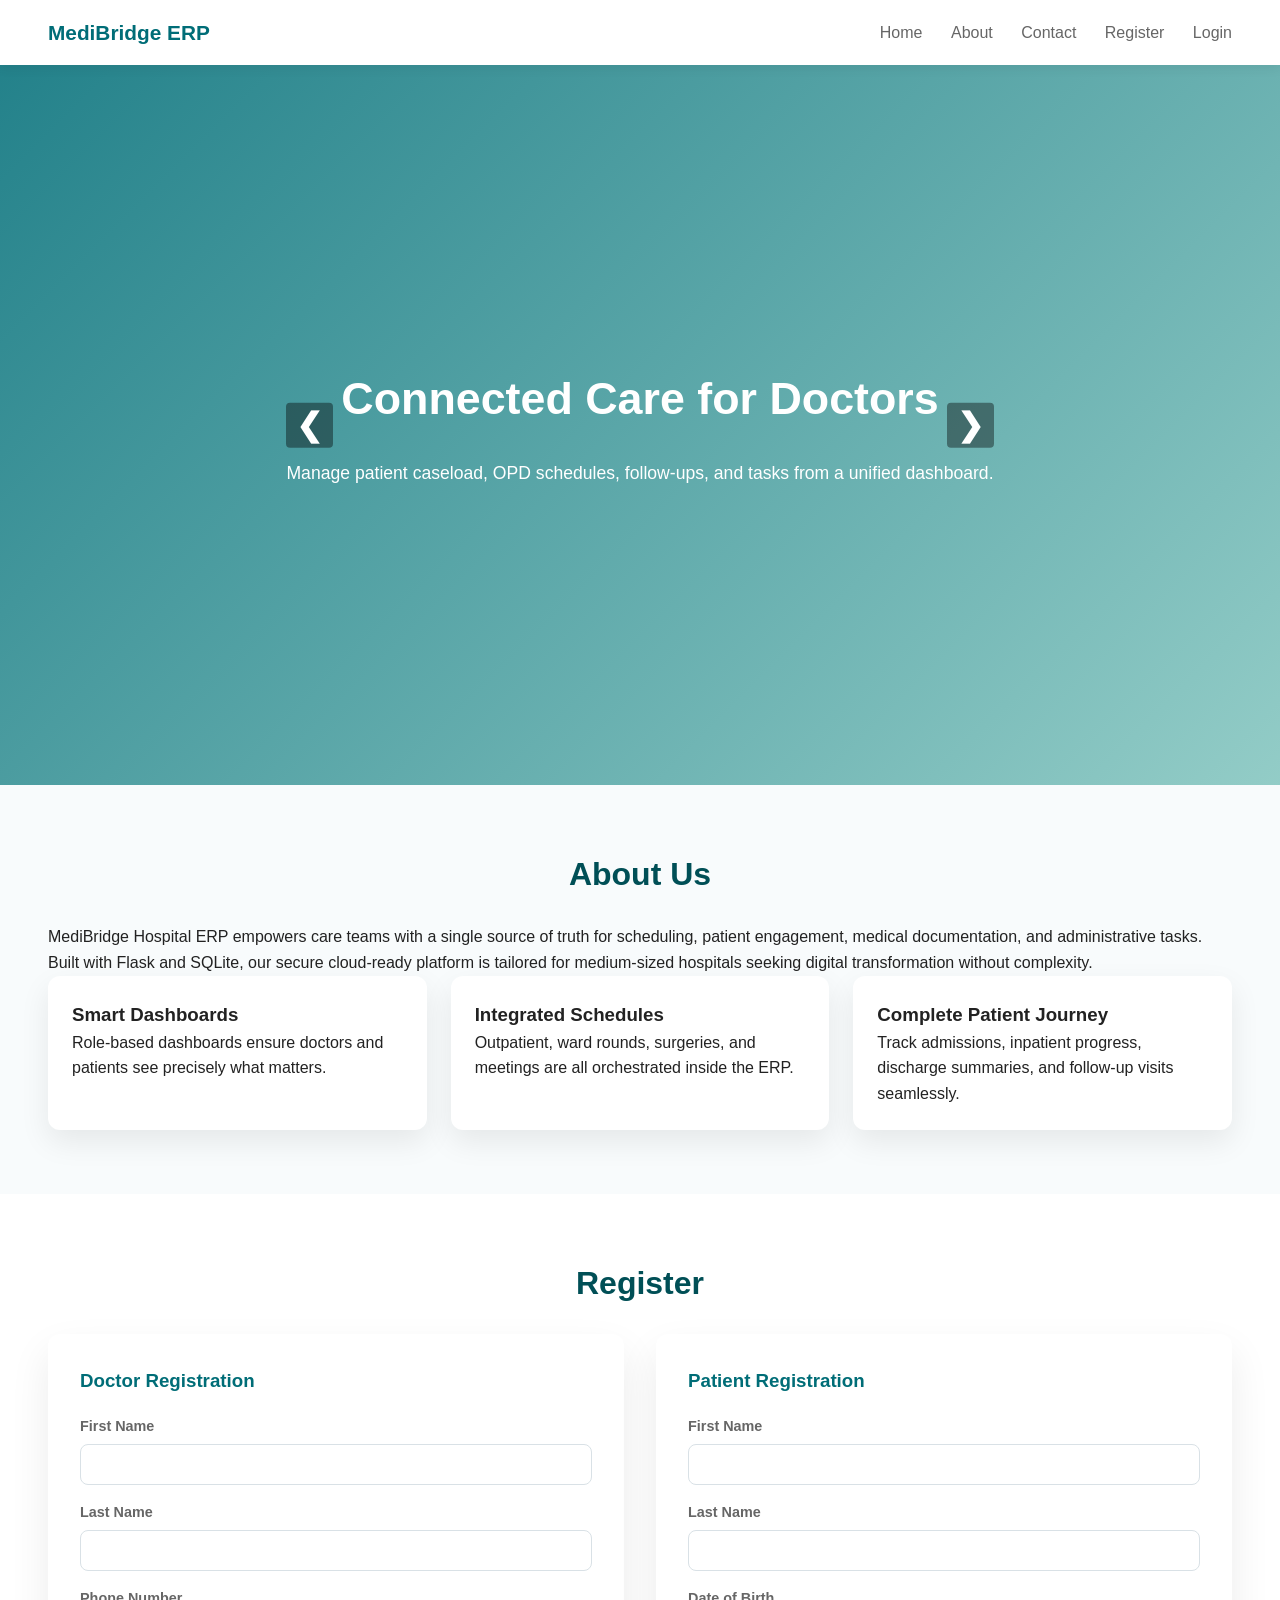
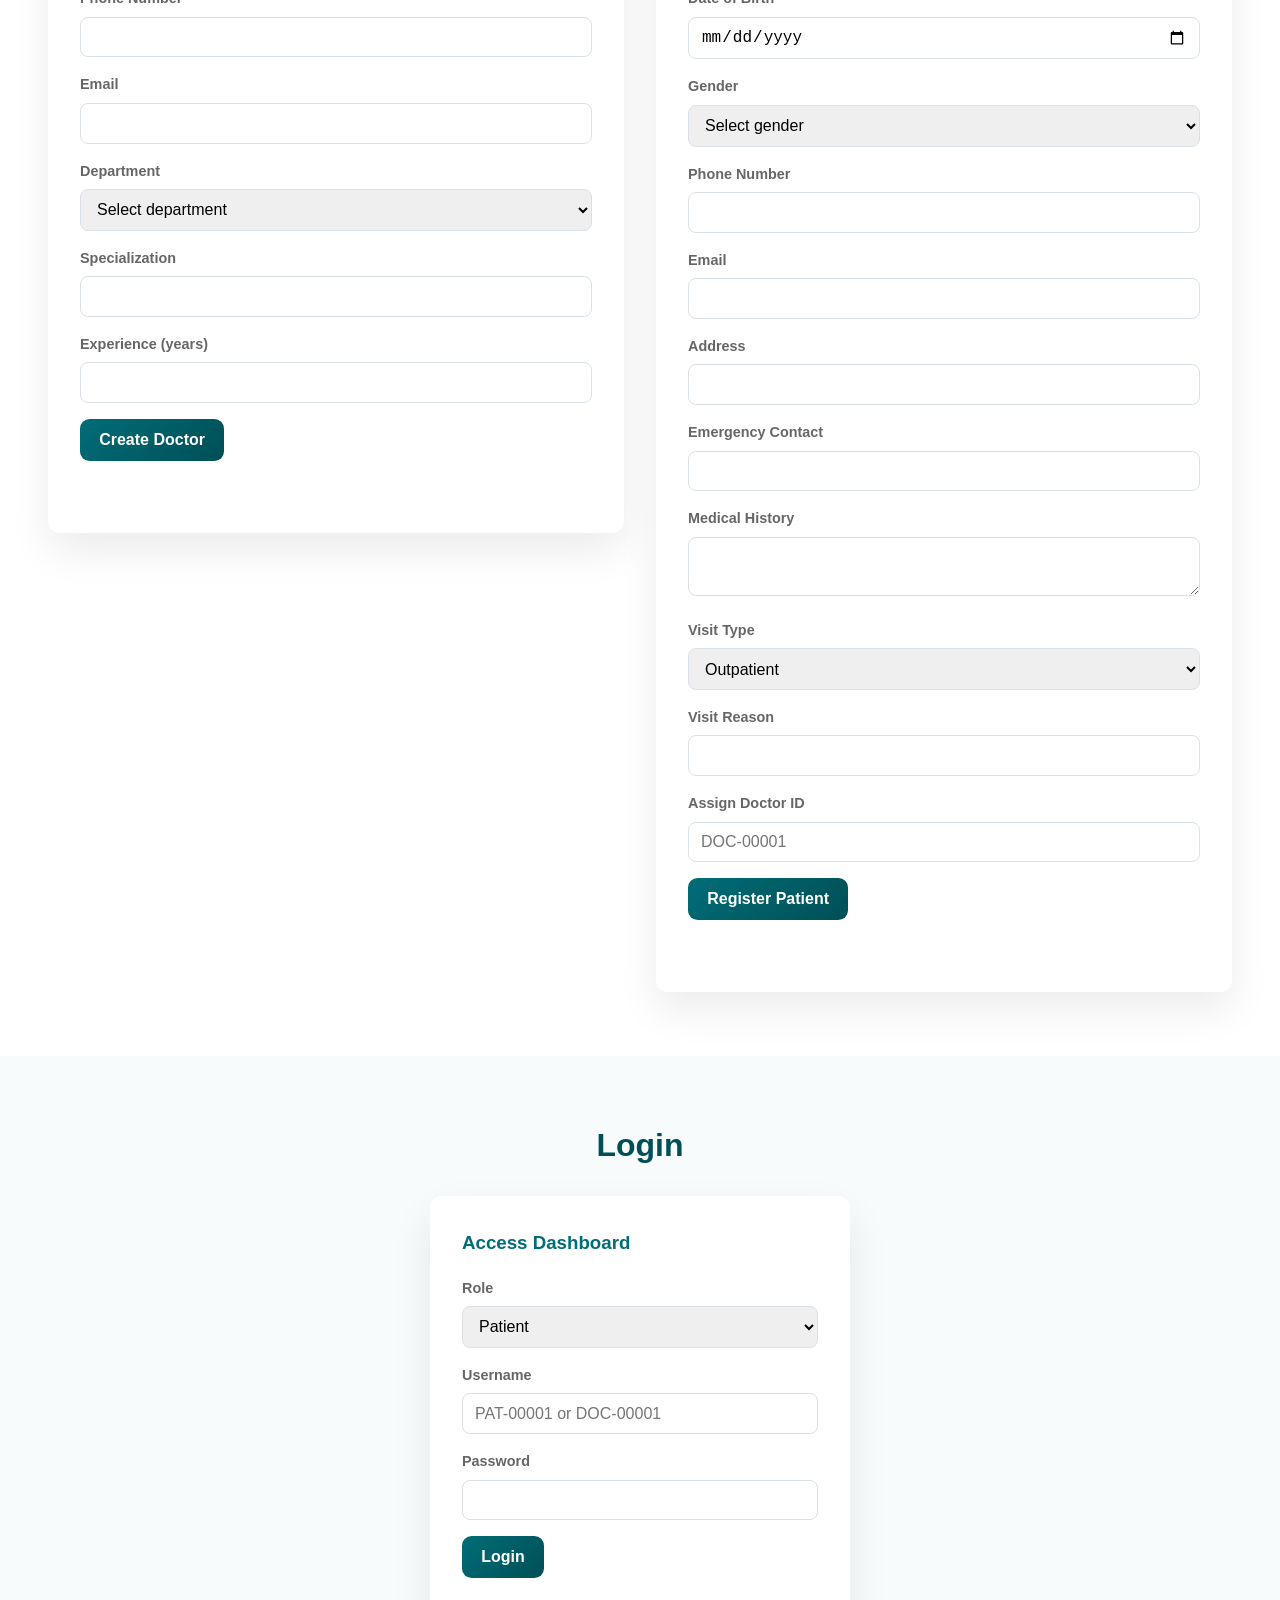
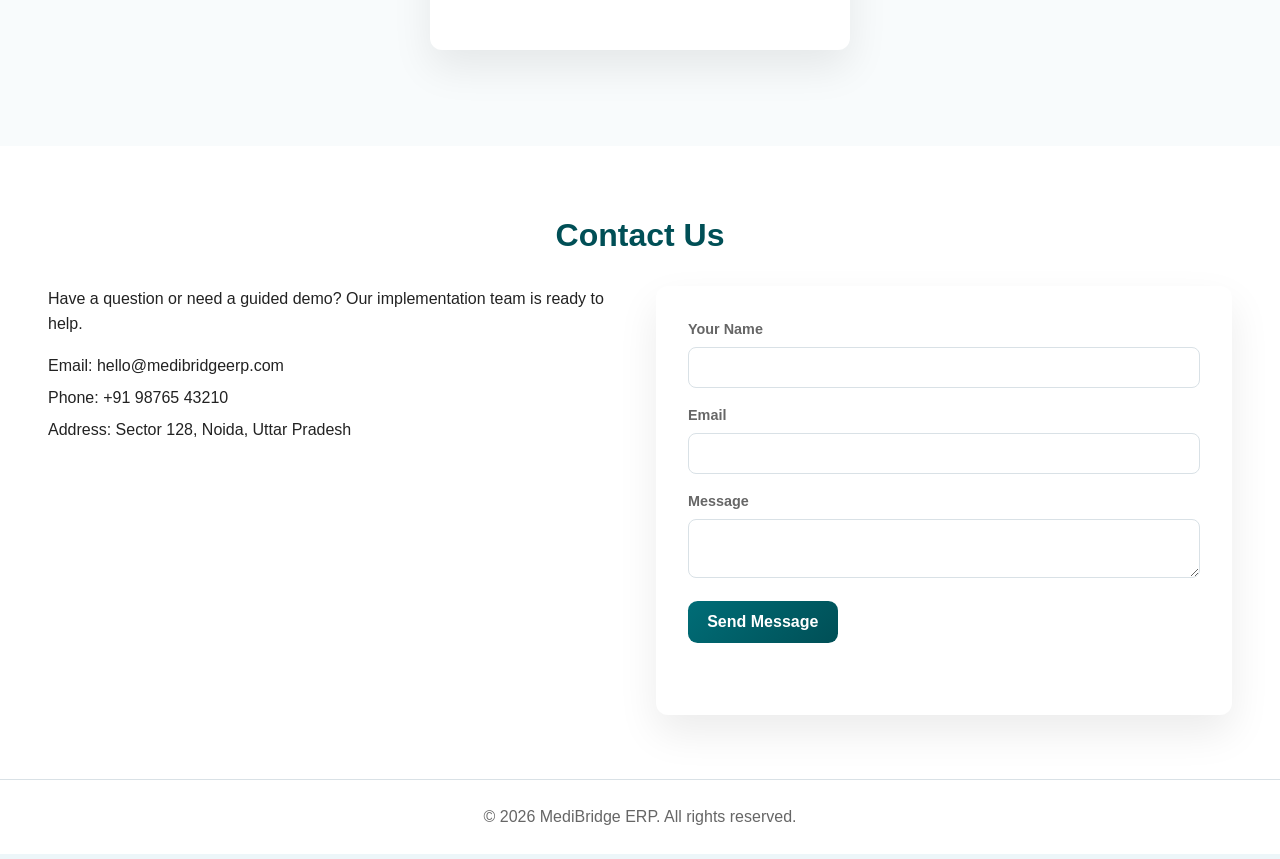
<file: index.html>
<!DOCTYPE html>
<html lang="en">
  <head>
    <meta charset="UTF-8" />
    <meta name="viewport" content="width=device-width, initial-scale=1.0" />
    <title>MediBridge Hospital ERP</title>
    <link rel="stylesheet" href="./frontend/styles.css" />
  </head>
  <body>
    <header class="site-header">
      <div class="logo">MediBridge ERP</div>
      <nav class="main-nav">
        <a href="#hero">Home</a>
        <a href="#about">About</a>
        <a href="#contact">Contact</a>
        <a href="#register">Register</a>
        <a href="#login">Login</a>
      </nav>
    </header>

    <section id="hero" class="hero">
      <div class="carousel">
        <div class="carousel-slide active">
          <h1>Connected Care for Doctors</h1>
          <p>Manage patient caseload, OPD schedules, follow-ups, and tasks from a unified dashboard.</p>
        </div>
        <div class="carousel-slide">
          <h1>Patient-Centric Experience</h1>
          <p>Patients access their records, prescriptions, discharge reports, and follow-up timelines anytime.</p>
        </div>
        <div class="carousel-slide">
          <h1>Hospital ERP Simplified</h1>
          <p>Modern workflows for registrations, admissions, discharges, and daily operations in one place.</p>
        </div>
        <div class="carousel-controls">
          <button class="carousel-btn" data-direction="prev">&#10094;</button>
          <button class="carousel-btn" data-direction="next">&#10095;</button>
        </div>
      </div>
    </section>

    <section id="about" class="panel about">
      <h2>About Us</h2>
      <p>
        MediBridge Hospital ERP empowers care teams with a single source of truth for scheduling, patient engagement,
        medical documentation, and administrative tasks. Built with Flask and SQLite, our secure cloud-ready platform is
        tailored for medium-sized hospitals seeking digital transformation without complexity.
      </p>
      <div class="highlights">
        <div class="highlight-card">
          <h3>Smart Dashboards</h3>
          <p>Role-based dashboards ensure doctors and patients see precisely what matters.</p>
        </div>
        <div class="highlight-card">
          <h3>Integrated Schedules</h3>
          <p>Outpatient, ward rounds, surgeries, and meetings are all orchestrated inside the ERP.</p>
        </div>
        <div class="highlight-card">
          <h3>Complete Patient Journey</h3>
          <p>Track admissions, inpatient progress, discharge summaries, and follow-up visits seamlessly.</p>
        </div>
      </div>
    </section>

    <section id="register" class="panel register">
      <h2>Register</h2>
      <div class="form-grid">
        <form id="doctor-register-form" class="card">
          <h3>Doctor Registration</h3>
          <label>First Name <input name="first_name" required /></label>
          <label>Last Name <input name="last_name" required /></label>
          <label>Phone Number <input name="phone_number" required /></label>
          <label>Email <input type="email" name="email" /></label>
          <label>Department
            <select name="department" required>
              <option value="">Select department</option>
              <option>Cardiology</option>
              <option>Pathology</option>
              <option>Neurology</option>
              <option>Orthopedics</option>
              <option>General Medicine</option>
            </select>
          </label>
          <label>Specialization <input name="specialization" /></label>
          <label>Experience (years) <input type="number" min="0" name="years_experience" /></label>
          <button type="submit">Create Doctor</button>
          <p class="form-feedback" data-role="doctor"></p>
        </form>

        <form id="patient-register-form" class="card">
          <h3>Patient Registration</h3>
          <label>First Name <input name="first_name" required /></label>
          <label>Last Name <input name="last_name" required /></label>
          <label>Date of Birth <input type="date" name="date_of_birth" /></label>
          <label>Gender
            <select name="gender">
              <option value="">Select gender</option>
              <option>Male</option>
              <option>Female</option>
              <option>Other</option>
            </select>
          </label>
          <label>Phone Number <input name="phone_number" required /></label>
          <label>Email <input type="email" name="email" /></label>
          <label>Address <input name="address" /></label>
          <label>Emergency Contact <input name="emergency_contact" /></label>
          <label>Medical History <textarea name="medical_history"></textarea></label>
          <label>Visit Type
            <select name="visit_type">
              <option value="outpatient">Outpatient</option>
              <option value="inpatient">Inpatient</option>
            </select>
          </label>
          <label>Visit Reason <input name="visit_reason" required /></label>
          <label>Assign Doctor ID <input name="doctor_id" placeholder="DOC-00001" /></label>
          <button type="submit">Register Patient</button>
          <p class="form-feedback" data-role="patient"></p>
        </form>
      </div>
    </section>

    <section id="login" class="panel login">
      <h2>Login</h2>
      <div class="form-grid single">
        <form id="login-form" class="card">
          <h3>Access Dashboard</h3>
          <label>Role
            <select name="role">
              <option value="patient">Patient</option>
              <option value="doctor">Doctor</option>
            </select>
          </label>
          <label>Username <input name="username" placeholder="PAT-00001 or DOC-00001" required /></label>
          <label>Password <input type="password" name="password" required /></label>
          <button type="submit">Login</button>
          <p class="form-feedback" data-role="login"></p>
        </form>
      </div>

      <div class="dashboards">
        <div class="card dashboard" id="patient-dashboard" hidden>
          <h3>Patient Dashboard</h3>
          <div class="dashboard-section">
            <h4>Personal Information</h4>
            <div id="patient-details"></div>
          </div>
          <div class="dashboard-section">
            <h4>Prescriptions</h4>
            <ul id="patient-prescriptions"></ul>
          </div>
          <div class="dashboard-section">
            <h4>Visits</h4>
            <ul id="patient-visits"></ul>
          </div>
          <div class="dashboard-section">
            <h4>Discharge Summary</h4>
            <div id="patient-discharge"></div>
          </div>
        </div>

        <div class="card dashboard" id="doctor-dashboard" hidden>
          <h3>Doctor Dashboard</h3>
          <div class="dashboard-section">
            <h4>Assigned Patients</h4>
            <ul id="doctor-patients"></ul>
          </div>
          <div class="dashboard-section">
            <h4>Schedules</h4>
            <ul id="doctor-schedules"></ul>
          </div>
          <div class="dashboard-section">
            <h4>Follow-ups</h4>
            <ul id="doctor-followups"></ul>
          </div>

          <div class="dashboard-section forms">
            <h4>Create Schedule</h4>
            <form id="schedule-form">
              <label>Title <input name="title" required /></label>
              <label>Description <input name="description" /></label>
              <label>Start Time <input type="datetime-local" name="start_time" required /></label>
              <label>End Time <input type="datetime-local" name="end_time" required /></label>
              <label>Location <input name="location" /></label>
              <button type="submit">Add Schedule</button>
              <p class="form-feedback" data-role="schedule"></p>
            </form>
          </div>

          <div class="dashboard-section forms">
            <h4>Plan Follow-up</h4>
            <form id="followup-form">
              <label>Patient ID <input name="patient_id" placeholder="PAT-00001" required /></label>
              <label>Scheduled For <input type="datetime-local" name="scheduled_for" required /></label>
              <label>Notes <input name="notes" /></label>
              <button type="submit">Create Follow-up</button>
              <p class="form-feedback" data-role="followup"></p>
            </form>
          </div>

          <div class="dashboard-section forms">
            <h4>Prescription</h4>
            <form id="prescription-form">
              <label>Patient ID <input name="patient_id" placeholder="PAT-00001" required /></label>
              <label>Medication <input name="medication" required /></label>
              <label>Dosage <input name="dosage" required /></label>
              <label>Instructions <textarea name="instructions" required></textarea></label>
              <button type="submit">Add Prescription</button>
              <p class="form-feedback" data-role="prescription"></p>
            </form>
          </div>

          <div class="dashboard-section forms">
            <h4>Record Visit</h4>
            <form id="visit-form">
              <label>Patient ID <input name="patient_id" placeholder="PAT-00001" required /></label>
              <label>Visit Type
                <select name="visit_type">
                  <option value="outpatient">Outpatient</option>
                  <option value="inpatient">Inpatient</option>
                </select>
              </label>
              <label>Reason <input name="visit_reason" required /></label>
              <label>Notes <textarea name="notes"></textarea></label>
              <button type="submit">Log Visit</button>
              <p class="form-feedback" data-role="visit"></p>
            </form>
          </div>

          <div class="dashboard-section forms">
            <h4>Discharge Patient</h4>
            <form id="discharge-form">
              <label>Patient ID <input name="patient_id" placeholder="PAT-00001" required /></label>
              <label>Summary <textarea name="summary_text" required></textarea></label>
              <label>Recommendations <textarea name="recommendations"></textarea></label>
              <label>Follow-up Date <input type="date" name="follow_up_date" /></label>
              <button type="submit">Generate Discharge</button>
              <p class="form-feedback" data-role="discharge"></p>
            </form>
          </div>
        </div>
      </div>
    </section>

    <section id="contact" class="panel contact">
      <h2>Contact Us</h2>
      <div class="contact-grid">
        <div>
          <p>Have a question or need a guided demo? Our implementation team is ready to help.</p>
          <ul>
            <li>Email: hello@medibridgeerp.com</li>
            <li>Phone: +91 98765 43210</li>
            <li>Address: Sector 128, Noida, Uttar Pradesh</li>
          </ul>
        </div>
        <form class="card" id="contact-form">
          <label>Your Name <input name="name" required /></label>
          <label>Email <input type="email" name="email" required /></label>
          <label>Message <textarea name="message" required></textarea></label>
          <button type="submit">Send Message</button>
          <p class="form-feedback" data-role="contact"></p>
        </form>
      </div>
    </section>

    <footer class="site-footer">
      <p>&copy; <span id="year"></span> MediBridge ERP. All rights reserved.</p>
    </footer>

    <script src="./frontend/app.js"></script>
  </body>
</html>
</file>
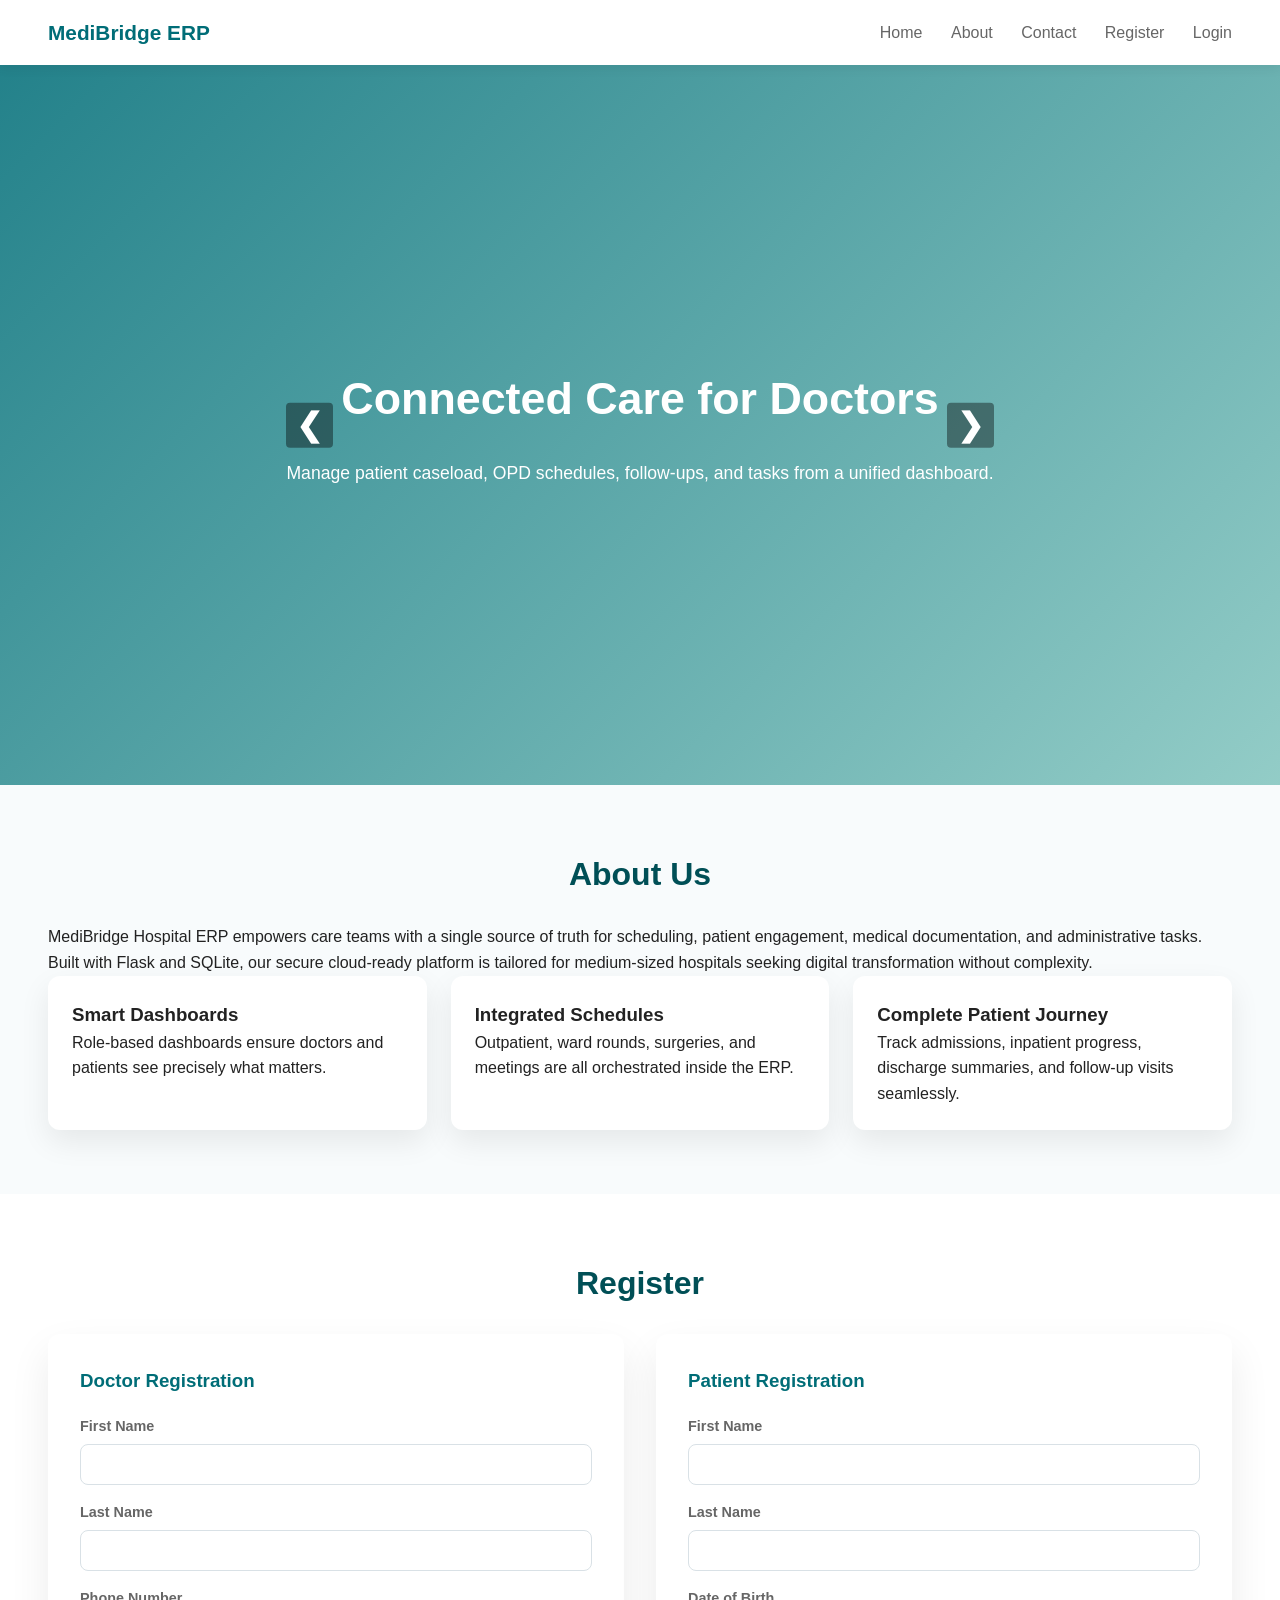
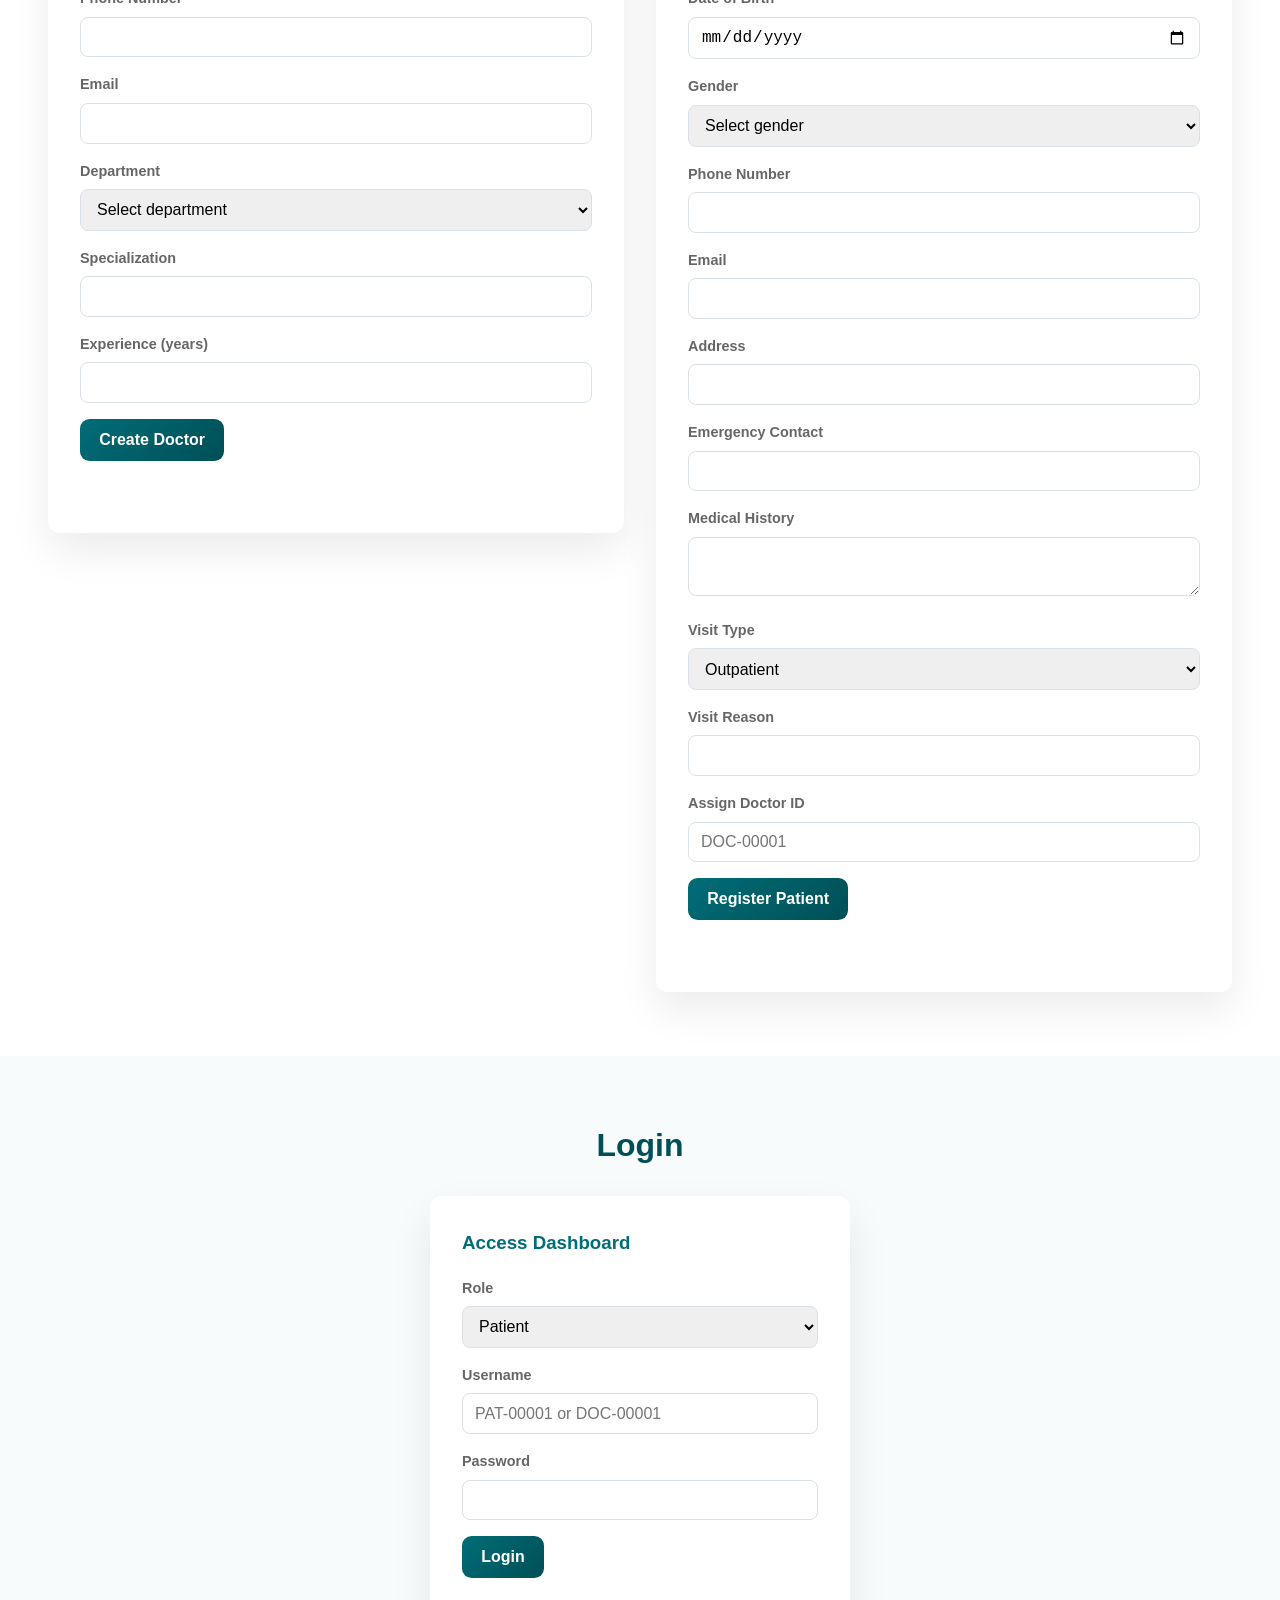
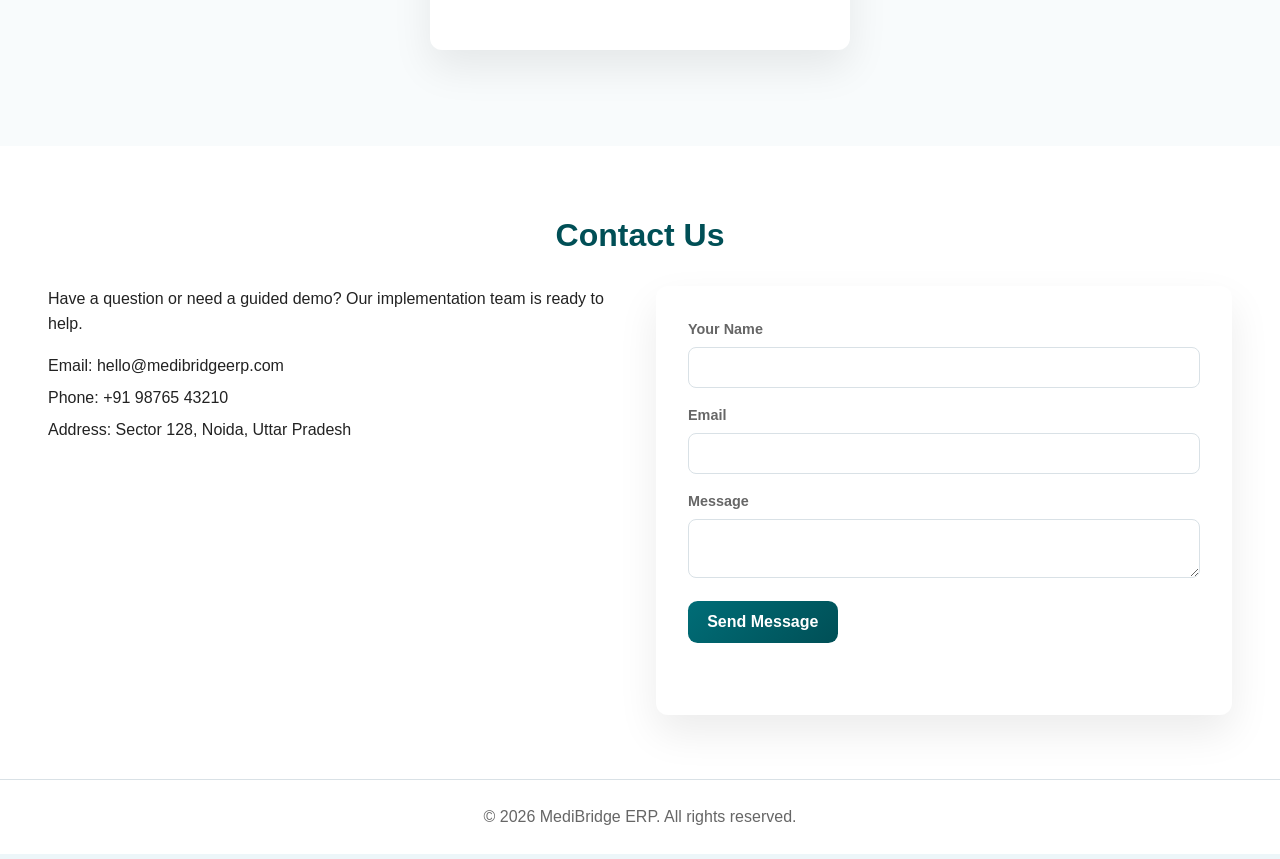
<file: frontend/index.html>
<!DOCTYPE html>
<html lang="en">
  <head>
    <meta charset="UTF-8" />
    <meta name="viewport" content="width=device-width, initial-scale=1.0" />
    <title>MediBridge Hospital ERP</title>
    <link rel="stylesheet" href="styles.css" />
  </head>
  <body>
    <header class="site-header">
      <div class="logo">MediBridge ERP</div>
      <nav class="main-nav">
        <a href="#hero">Home</a>
        <a href="#about">About</a>
        <a href="#contact">Contact</a>
        <a href="#register">Register</a>
        <a href="#login">Login</a>
      </nav>
    </header>

    <section id="hero" class="hero">
      <div class="carousel">
        <div class="carousel-slide active">
          <h1>Connected Care for Doctors</h1>
          <p>Manage patient caseload, OPD schedules, follow-ups, and tasks from a unified dashboard.</p>
        </div>
        <div class="carousel-slide">
          <h1>Patient-Centric Experience</h1>
          <p>Patients access their records, prescriptions, discharge reports, and follow-up timelines anytime.</p>
        </div>
        <div class="carousel-slide">
          <h1>Hospital ERP Simplified</h1>
          <p>Modern workflows for registrations, admissions, discharges, and daily operations in one place.</p>
        </div>
        <div class="carousel-controls">
          <button class="carousel-btn" data-direction="prev">&#10094;</button>
          <button class="carousel-btn" data-direction="next">&#10095;</button>
        </div>
      </div>
    </section>

    <section id="about" class="panel about">
      <h2>About Us</h2>
      <p>
        MediBridge Hospital ERP empowers care teams with a single source of truth for scheduling, patient engagement,
        medical documentation, and administrative tasks. Built with Flask and SQLite, our secure cloud-ready platform is
        tailored for medium-sized hospitals seeking digital transformation without complexity.
      </p>
      <div class="highlights">
        <div class="highlight-card">
          <h3>Smart Dashboards</h3>
          <p>Role-based dashboards ensure doctors and patients see precisely what matters.</p>
        </div>
        <div class="highlight-card">
          <h3>Integrated Schedules</h3>
          <p>Outpatient, ward rounds, surgeries, and meetings are all orchestrated inside the ERP.</p>
        </div>
        <div class="highlight-card">
          <h3>Complete Patient Journey</h3>
          <p>Track admissions, inpatient progress, discharge summaries, and follow-up visits seamlessly.</p>
        </div>
      </div>
    </section>

    <section id="register" class="panel register">
      <h2>Register</h2>
      <div class="form-grid">
        <form id="doctor-register-form" class="card">
          <h3>Doctor Registration</h3>
          <label>First Name <input name="first_name" required /></label>
          <label>Last Name <input name="last_name" required /></label>
          <label>Phone Number <input name="phone_number" required /></label>
          <label>Email <input type="email" name="email" /></label>
          <label>Department
            <select name="department" required>
              <option value="">Select department</option>
              <option>Cardiology</option>
              <option>Pathology</option>
              <option>Neurology</option>
              <option>Orthopedics</option>
              <option>General Medicine</option>
            </select>
          </label>
          <label>Specialization <input name="specialization" /></label>
          <label>Experience (years) <input type="number" min="0" name="years_experience" /></label>
          <button type="submit">Create Doctor</button>
          <p class="form-feedback" data-role="doctor"></p>
        </form>

        <form id="patient-register-form" class="card">
          <h3>Patient Registration</h3>
          <label>First Name <input name="first_name" required /></label>
          <label>Last Name <input name="last_name" required /></label>
          <label>Date of Birth <input type="date" name="date_of_birth" /></label>
          <label>Gender
            <select name="gender">
              <option value="">Select gender</option>
              <option>Male</option>
              <option>Female</option>
              <option>Other</option>
            </select>
          </label>
          <label>Phone Number <input name="phone_number" required /></label>
          <label>Email <input type="email" name="email" /></label>
          <label>Address <input name="address" /></label>
          <label>Emergency Contact <input name="emergency_contact" /></label>
          <label>Medical History <textarea name="medical_history"></textarea></label>
          <label>Visit Type
            <select name="visit_type">
              <option value="outpatient">Outpatient</option>
              <option value="inpatient">Inpatient</option>
            </select>
          </label>
          <label>Visit Reason <input name="visit_reason" required /></label>
          <label>Assign Doctor ID <input name="doctor_id" placeholder="DOC-00001" /></label>
          <button type="submit">Register Patient</button>
          <p class="form-feedback" data-role="patient"></p>
        </form>
      </div>
    </section>

    <section id="login" class="panel login">
      <h2>Login</h2>
      <div class="form-grid single">
        <form id="login-form" class="card">
          <h3>Access Dashboard</h3>
          <label>Role
            <select name="role">
              <option value="patient">Patient</option>
              <option value="doctor">Doctor</option>
            </select>
          </label>
          <label>Username <input name="username" placeholder="PAT-00001 or DOC-00001" required /></label>
          <label>Password <input type="password" name="password" required /></label>
          <button type="submit">Login</button>
          <p class="form-feedback" data-role="login"></p>
        </form>
      </div>

      <div class="dashboards">
        <div class="card dashboard" id="patient-dashboard" hidden>
          <h3>Patient Dashboard</h3>
          <div class="dashboard-section">
            <h4>Personal Information</h4>
            <div id="patient-details"></div>
          </div>
          <div class="dashboard-section">
            <h4>Prescriptions</h4>
            <ul id="patient-prescriptions"></ul>
          </div>
          <div class="dashboard-section">
            <h4>Visits</h4>
            <ul id="patient-visits"></ul>
          </div>
          <div class="dashboard-section">
            <h4>Discharge Summary</h4>
            <div id="patient-discharge"></div>
          </div>
        </div>

        <div class="card dashboard" id="doctor-dashboard" hidden>
          <h3>Doctor Dashboard</h3>
          <div class="dashboard-section">
            <h4>Assigned Patients</h4>
            <ul id="doctor-patients"></ul>
          </div>
          <div class="dashboard-section">
            <h4>Schedules</h4>
            <ul id="doctor-schedules"></ul>
          </div>
          <div class="dashboard-section">
            <h4>Follow-ups</h4>
            <ul id="doctor-followups"></ul>
          </div>

          <div class="dashboard-section forms">
            <h4>Create Schedule</h4>
            <form id="schedule-form">
              <label>Title <input name="title" required /></label>
              <label>Description <input name="description" /></label>
              <label>Start Time <input type="datetime-local" name="start_time" required /></label>
              <label>End Time <input type="datetime-local" name="end_time" required /></label>
              <label>Location <input name="location" /></label>
              <button type="submit">Add Schedule</button>
              <p class="form-feedback" data-role="schedule"></p>
            </form>
          </div>

          <div class="dashboard-section forms">
            <h4>Plan Follow-up</h4>
            <form id="followup-form">
              <label>Patient ID <input name="patient_id" placeholder="PAT-00001" required /></label>
              <label>Scheduled For <input type="datetime-local" name="scheduled_for" required /></label>
              <label>Notes <input name="notes" /></label>
              <button type="submit">Create Follow-up</button>
              <p class="form-feedback" data-role="followup"></p>
            </form>
          </div>

          <div class="dashboard-section forms">
            <h4>Prescription</h4>
            <form id="prescription-form">
              <label>Patient ID <input name="patient_id" placeholder="PAT-00001" required /></label>
              <label>Medication <input name="medication" required /></label>
              <label>Dosage <input name="dosage" required /></label>
              <label>Instructions <textarea name="instructions" required></textarea></label>
              <button type="submit">Add Prescription</button>
              <p class="form-feedback" data-role="prescription"></p>
            </form>
          </div>

          <div class="dashboard-section forms">
            <h4>Record Visit</h4>
            <form id="visit-form">
              <label>Patient ID <input name="patient_id" placeholder="PAT-00001" required /></label>
              <label>Visit Type
                <select name="visit_type">
                  <option value="outpatient">Outpatient</option>
                  <option value="inpatient">Inpatient</option>
                </select>
              </label>
              <label>Reason <input name="visit_reason" required /></label>
              <label>Notes <textarea name="notes"></textarea></label>
              <button type="submit">Log Visit</button>
              <p class="form-feedback" data-role="visit"></p>
            </form>
          </div>

          <div class="dashboard-section forms">
            <h4>Discharge Patient</h4>
            <form id="discharge-form">
              <label>Patient ID <input name="patient_id" placeholder="PAT-00001" required /></label>
              <label>Summary <textarea name="summary_text" required></textarea></label>
              <label>Recommendations <textarea name="recommendations"></textarea></label>
              <label>Follow-up Date <input type="date" name="follow_up_date" /></label>
              <button type="submit">Generate Discharge</button>
              <p class="form-feedback" data-role="discharge"></p>
            </form>
          </div>
        </div>
      </div>
    </section>

    <section id="contact" class="panel contact">
      <h2>Contact Us</h2>
      <div class="contact-grid">
        <div>
          <p>Have a question or need a guided demo? Our implementation team is ready to help.</p>
          <ul>
            <li>Email: hello@medibridgeerp.com</li>
            <li>Phone: +91 98765 43210</li>
            <li>Address: Sector 128, Noida, Uttar Pradesh</li>
          </ul>
        </div>
        <form class="card" id="contact-form">
          <label>Your Name <input name="name" required /></label>
          <label>Email <input type="email" name="email" required /></label>
          <label>Message <textarea name="message" required></textarea></label>
          <button type="submit">Send Message</button>
          <p class="form-feedback" data-role="contact"></p>
        </form>
      </div>
    </section>

    <footer class="site-footer">
      <p>&copy; <span id="year"></span> MediBridge ERP. All rights reserved.</p>
    </footer>

    <script src="app.js"></script>
  </body>
</html>
</file>
<file: frontend/styles.css>
:root {
  --primary: #006d77;
  --primary-dark: #004f56;
  --accent: #83c5be;
  --light: #edf6f9;
  --danger: #ef476f;
  --text: #222;
  --muted: #666;
  --border: #d9e1e6;
  font-family: "Inter", "Segoe UI", sans-serif;
  color: var(--text);
}

* {
  box-sizing: border-box;
  margin: 0;
  padding: 0;
}

body {
  background-color: var(--light);
  line-height: 1.6;
}

.site-header {
  display: flex;
  justify-content: space-between;
  align-items: center;
  padding: 1rem 3rem;
  background-color: #fff;
  box-shadow: 0 2px 12px rgba(0, 0, 0, 0.08);
  position: sticky;
  top: 0;
  z-index: 100;
}

.logo {
  font-weight: 700;
  font-size: 1.3rem;
  color: var(--primary);
}

.main-nav a {
  margin-left: 1.5rem;
  text-decoration: none;
  color: var(--muted);
  font-weight: 500;
  transition: color 0.2s ease;
}

.main-nav a:hover {
  color: var(--primary);
}

.hero {
  min-height: 80vh;
  display: flex;
  align-items: center;
  justify-content: center;
  background: linear-gradient(135deg, rgba(0, 109, 119, 0.85), rgba(131, 197, 190, 0.85)),
    url("https://images.unsplash.com/photo-1580281657521-44ad093f0e1a?auto=format&fit=crop&w=1600&q=80")
      center/cover no-repeat;
  color: #fff;
  text-align: center;
  padding: 4rem 2rem;
}

.carousel {
  max-width: 800px;
  position: relative;
}

.carousel-slide {
  display: none;
  animation: fadeIn 0.6s ease;
}

.carousel-slide.active {
  display: block;
}

.carousel-slide h1 {
  font-size: 2.8rem;
  margin-bottom: 1.5rem;
}

.carousel-slide p {
  font-size: 1.1rem;
}

.carousel-controls {
  position: absolute;
  top: 50%;
  left: 0;
  right: 0;
  display: flex;
  justify-content: space-between;
  transform: translateY(-50%);
}

.carousel-btn {
  background: rgba(0, 0, 0, 0.4);
  border: none;
  color: #fff;
  font-size: 2rem;
  padding: 0.2rem 0.6rem;
  cursor: pointer;
  border-radius: 0.25rem;
}

.panel {
  padding: 4rem 3rem;
  background-color: #fff;
}

.panel:nth-of-type(even) {
  background-color: #f8fbfc;
}

.panel h2 {
  font-size: 2rem;
  margin-bottom: 1.5rem;
  text-align: center;
  color: var(--primary-dark);
}

.highlights {
  display: grid;
  grid-template-columns: repeat(auto-fit, minmax(220px, 1fr));
  gap: 1.5rem;
}

.highlight-card {
  background-color: #fff;
  border-radius: 12px;
  padding: 1.5rem;
  box-shadow: 0 12px 30px rgba(0, 0, 0, 0.08);
}

.form-grid {
  display: grid;
  grid-template-columns: repeat(auto-fit, minmax(320px, 1fr));
  gap: 2rem;
  align-items: start;
}

.form-grid.single {
  max-width: 420px;
  margin: 0 auto 2rem;
}

.card {
  background-color: #fff;
  border-radius: 12px;
  padding: 2rem;
  box-shadow: 0 18px 40px rgba(0, 0, 0, 0.08);
}

.card h3 {
  margin-bottom: 1.2rem;
  color: var(--primary);
}

label {
  display: block;
  font-size: 0.9rem;
  font-weight: 600;
  color: var(--muted);
  margin-bottom: 1rem;
}

input,
select,
textarea {
  width: 100%;
  padding: 0.65rem 0.75rem;
  margin-top: 0.4rem;
  border-radius: 0.5rem;
  border: 1px solid var(--border);
  font-size: 1rem;
  transition: border-color 0.2s;
}

input:focus,
select:focus,
textarea:focus {
  border-color: var(--primary);
  outline: none;
  box-shadow: 0 0 0 2px rgba(0, 109, 119, 0.2);
}

button {
  display: inline-block;
  background: linear-gradient(135deg, var(--primary), var(--primary-dark));
  color: #fff;
  border: none;
  padding: 0.75rem 1.2rem;
  border-radius: 0.6rem;
  font-size: 1rem;
  font-weight: 600;
  cursor: pointer;
  transition: transform 0.2s ease;
}

button:hover {
  transform: translateY(-1px);
}

.form-feedback {
  margin-top: 1rem;
  font-size: 0.9rem;
  min-height: 1.5rem;
}

.form-feedback.error {
  color: var(--danger);
}

.form-feedback.success {
  color: var(--primary);
}

.dashboards {
  display: grid;
  grid-template-columns: repeat(auto-fit, minmax(320px, 1fr));
  gap: 2rem;
  margin-top: 2rem;
}

.dashboard-section {
  margin-bottom: 1.5rem;
}

.dashboard-section h4 {
  color: var(--primary-dark);
  margin-bottom: 0.6rem;
}

.dashboard-section ul {
  list-style: none;
  padding-left: 0;
}

.dashboard-section li {
  background-color: var(--light);
  border-left: 4px solid var(--primary);
  padding: 0.75rem 1rem;
  border-radius: 0.6rem;
  margin-bottom: 0.6rem;
}

.contact-grid {
  display: grid;
  grid-template-columns: repeat(auto-fit, minmax(300px, 1fr));
  gap: 2rem;
  align-items: start;
}

.contact-grid ul {
  list-style: none;
  margin-top: 1rem;
}

.contact-grid li {
  margin-bottom: 0.4rem;
}

.site-footer {
  text-align: center;
  padding: 1.5rem;
  background-color: #fff;
  border-top: 1px solid var(--border);
  color: var(--muted);
}

@keyframes fadeIn {
  from {
    opacity: 0;
    transform: translateY(10px);
  }
  to {
    opacity: 1;
    transform: translateY(0);
  }
}

@media (max-width: 768px) {
  .site-header {
    flex-direction: column;
    align-items: flex-start;
    gap: 1rem;
  }

  .main-nav {
    display: flex;
    flex-wrap: wrap;
    gap: 1rem;
  }

  .hero {
    padding: 3rem 1.5rem;
  }

  .carousel-slide h1 {
    font-size: 2.1rem;
  }

  .panel {
    padding: 3rem 1.5rem;
  }
}
</file>
